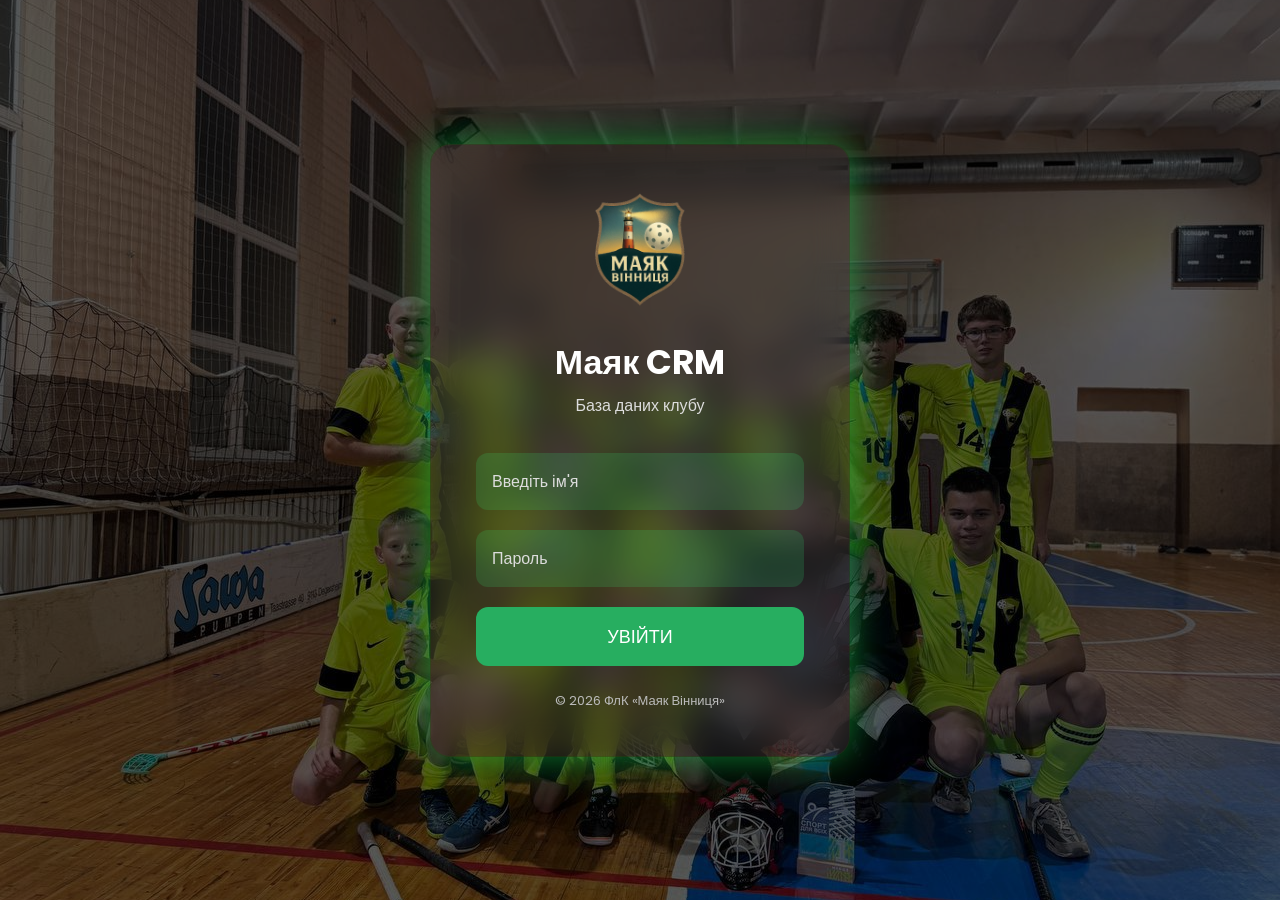
<file: index.html>
<!DOCTYPE html>
<html lang="uk">
<head>
    <meta charset="UTF-8">
    <meta name="viewport" content="width=device-width, initial-scale=1.0">
    <title>Маяк CRM | Вхід</title>

    <link rel="stylesheet" href="css/style.css">
    <link href="https://fonts.googleapis.com/css2?family=Poppins:wght@300;400;600;700&display=swap" rel="stylesheet">
</head>

<body>

<div class="overlay"></div>

<div class="login-box">

    <img src="imeges/Mayak.png" alt="Логотип" class="logo">

    <h1>Маяк CRM</h1>
    <p>База даних клубу</p>

    <form id="loginForm">

        <div class="inputBox">
            <input type="text" id="username" placeholder="Введіть ім'я" required>
        </div>

        <div class="inputBox">
            <input type="password" placeholder="Пароль" required>
        </div>

        <button type="submit">УВІЙТИ</button>

    </form>

    <div class="footer">
        © 2026 ФлК «Маяк Вінниця»
    </div>

</div>

</body>

<script>

const form = document.getElementById("loginForm");

form.addEventListener("submit", function(e){

    e.preventDefault();

    const username = document.getElementById("username").value;

    localStorage.setItem("username", username);

    window.location.href = "dashboard.html";

});

</script>

</html>
</file>
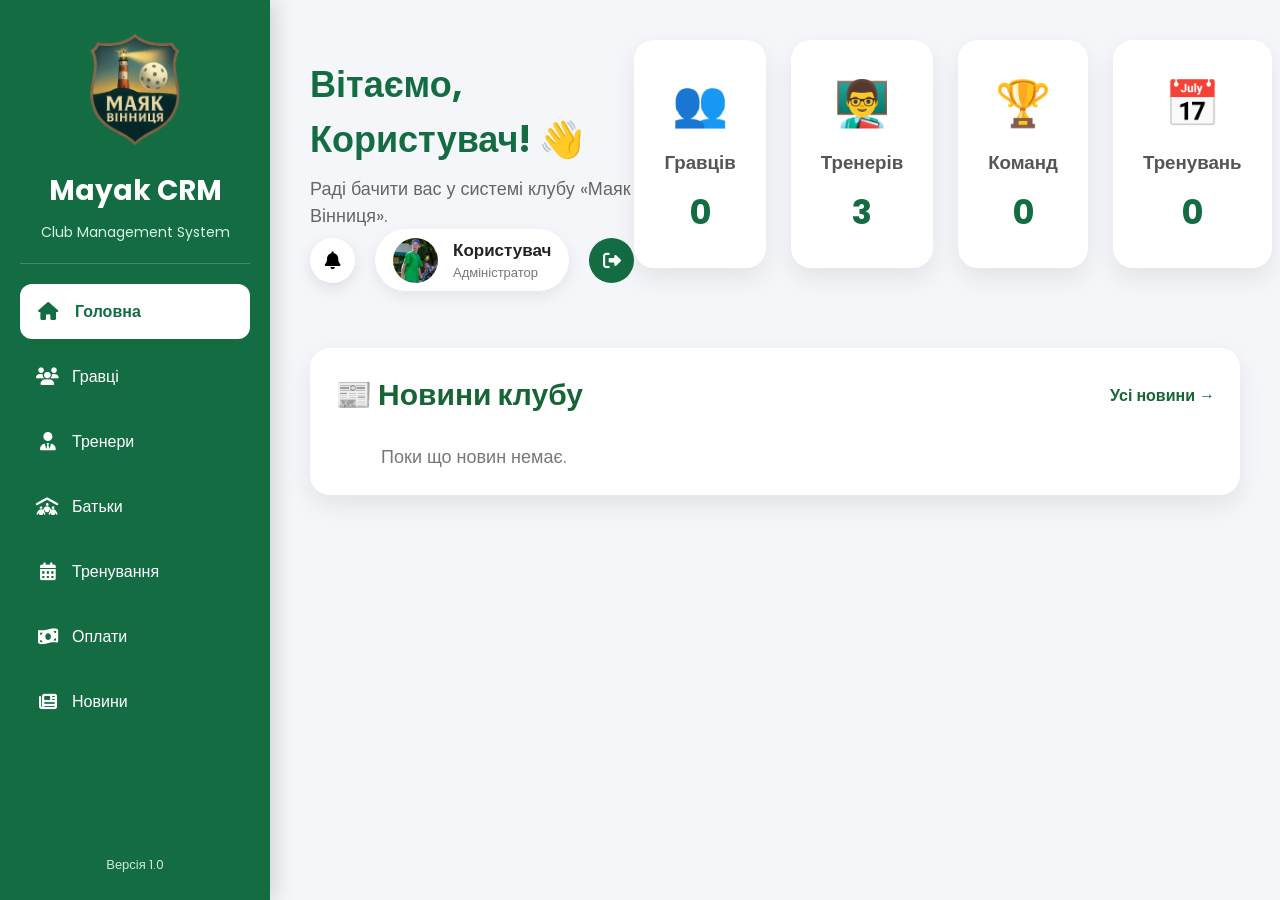
<file: dashboard.html>
<!DOCTYPE html>
<html lang="uk">
<head>
    <meta charset="UTF-8">
    <meta name="viewport" content="width=device-width, initial-scale=1.0">
    <title>Mayak Club CRM</title>

    <link rel="stylesheet" href="css/dashboard.css">

    <link href="https://fonts.googleapis.com/css2?family=Poppins:wght@300;400;500;600;700&display=swap" rel="stylesheet">

    <link rel="stylesheet"
        href="https://cdnjs.cloudflare.com/ajax/libs/font-awesome/6.6.0/css/all.min.css">
</head>
<body>

<div class="sidebar">

    <img src="imeges/Mayak.png" class="logo">

    <h2>Mayak CRM</h2>



<p class="subtitle">Club Management System</p>

<hr>

<ul>

<li class="active">
<i class="fa-solid fa-house"></i>
<span>Головна</span>
</li>

<li>
    <a href="Pages/pagesplayers.html">
        <i class="fa-solid fa-users"></i>
        <span>Гравці</span>
    </a>
</li>

<li>
    <a href="Pages/coaches.html">
        <i class="fa-solid fa-user-tie"></i>
        <span>Тренери</span>
    </a>
</li>
<li>
    <a href="Pages/parents.html">
        <i class="fa-solid fa-people-roof"></i>
        <span>Батьки</span>
    </a>
</li>
<li>
    <a href="Pages/training.html">
        <i class="fa-solid fa-calendar-days"></i>
        <span>Тренування</span>
    </a>
</li>

<li>
    <a href="Pages/payments.html">
        <i class="fa-solid fa-money-bill-wave"></i>
        <span>Оплати</span>
    </a>
</li>

<li>
    <a href="Pages/news.html">
        <i class="fa-solid fa-newspaper"></i>
        <span>Новини</span>
    </a>
</li>

</ul>

<div class="version">

Версія 1.0

</div>

</div>

<div class="main">

<div class="topbar">

<div class="welcome">

<h1 id="welcome"></h1>

<p>Раді бачити вас у системі клубу «Маяк Вінниця».</p>

<div class="profile">

<button class="notification">
    <i class="fa-solid fa-bell"></i>
</button>

<div class="user">

<img src="imeges/Dima.png">

<div>

<h3 id="userName"></h3>

<p>Адміністратор</p>

</div>

</div>

<button class="logout">

<i class="fa-solid fa-right-from-bracket"></i>

</button>

</div>

</div>

<div class="cards">

    <div class="card">
        <h2>👥</h2>
        <h3>Гравців</h3>
        <p>0</p>
    </div>

    <div class="card">
        <h2>👨‍🏫</h2>
        <h3>Тренерів</h3>
        <p>0</p>
    </div>

    <div class="card">
        <h2>🏆</h2>
        <h3>Команд</h3>
        <p>0</p>
    </div>

    <div class="card">
        <h2>📅</h2>
        <h3>Тренувань</h3>
        <p>0</p>
    </div>

</div>

</div> <!-- Закриваємо topbar -->

<div class="newsSection">

    <div class="newsHeader">

        <h2>📰 Новини клубу</h2>

        <a href="Pages/news.html">Усі новини →</a>

    </div>

    <div id="dashboardNews"></div>

</div>

</div> <!-- main -->

    <div id="dashboardNews">

    </div>

</div>

</div>

<script src="js/dashboard.js"></script>

</body>
</html>
</file>
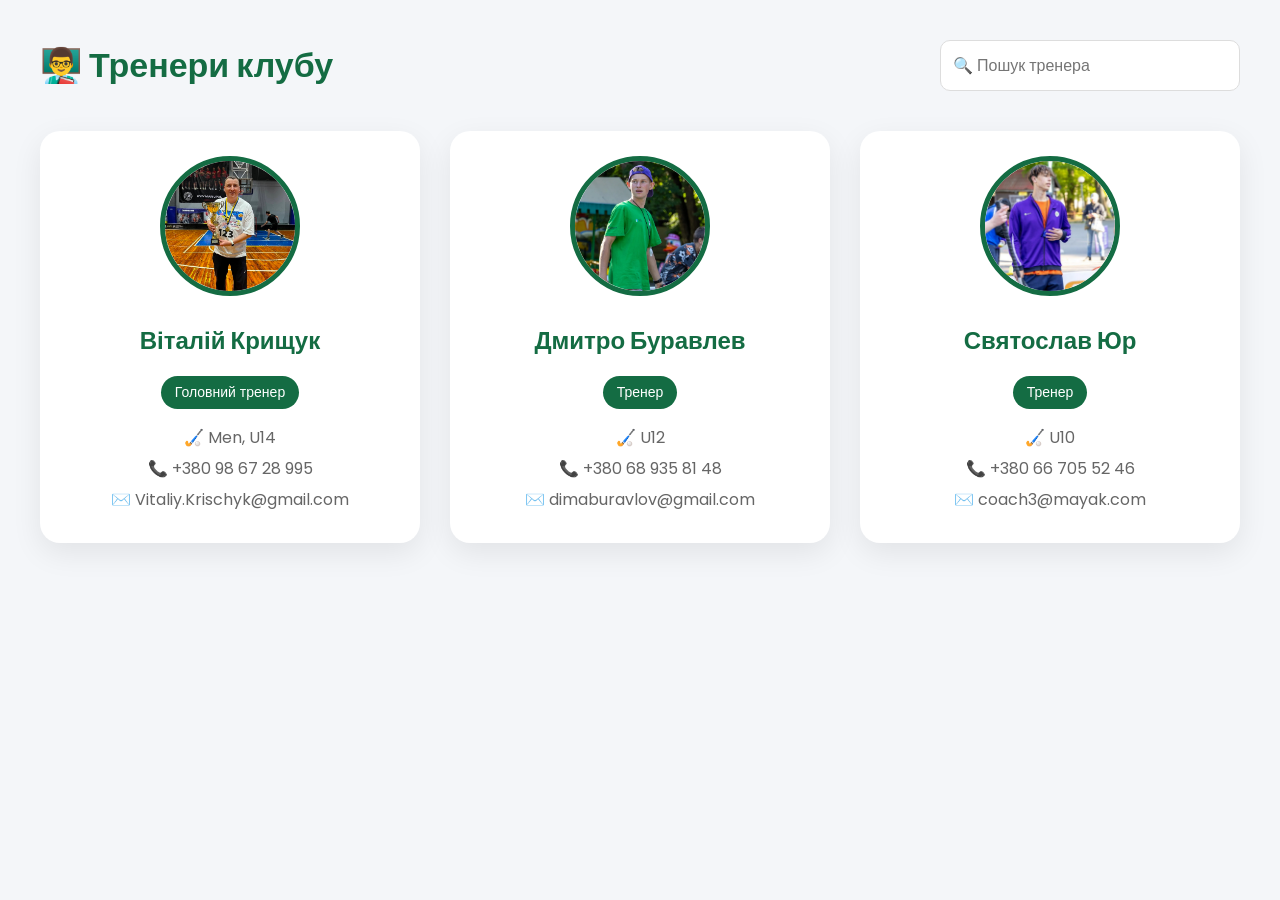
<file: Pages/coaches.html>
<!DOCTYPE html>
<html lang="uk">
<head>
    <meta charset="UTF-8">
    <meta name="viewport" content="width=device-width, initial-scale=1.0">
    <title>Тренери | Mayak CRM</title>

    <link rel="stylesheet" href="../css/coaches.css">

    <link href="https://fonts.googleapis.com/css2?family=Poppins:wght@300;400;500;600;700&display=swap" rel="stylesheet">

    <link rel="stylesheet"
    href="https://cdnjs.cloudflare.com/ajax/libs/font-awesome/6.6.0/css/all.min.css">
</head>
<body>

<div class="container">

    <header>

        <h1>👨‍🏫 Тренери клубу</h1>

        <div class="actions">

            <input type="text"
                   id="searchCoach"
                   placeholder="🔍 Пошук тренера">



        </div>

    </header>

    <div class="coachGrid" id="coachGrid">

    </div>

</div>

<script src="../js/coaches.js"></script>

</body>

<!-- Модальне вікно -->

<div class="modal" id="coachModal">

    <div class="modal-content">

        <div class="modal-header">

            <h2>➕ Додати тренера</h2>

            <span id="closeModal">&times;</span>

        </div>

        <div class="form">

            <input type="text" id="firstName" placeholder="Ім'я">

            <input type="text" id="lastName" placeholder="Прізвище">

            <input type="text" id="role" placeholder="Посада">

            <input type="text" id="teams" placeholder="Команди">

            <input type="text" id="phone" placeholder="Телефон">

            <input type="email" id="email" placeholder="Email">

            <input type="file" id="photo">

            <button id="saveCoach">

                💾 Зберегти

            </button>

        </div>

    </div>

</div>
</html>
</file>
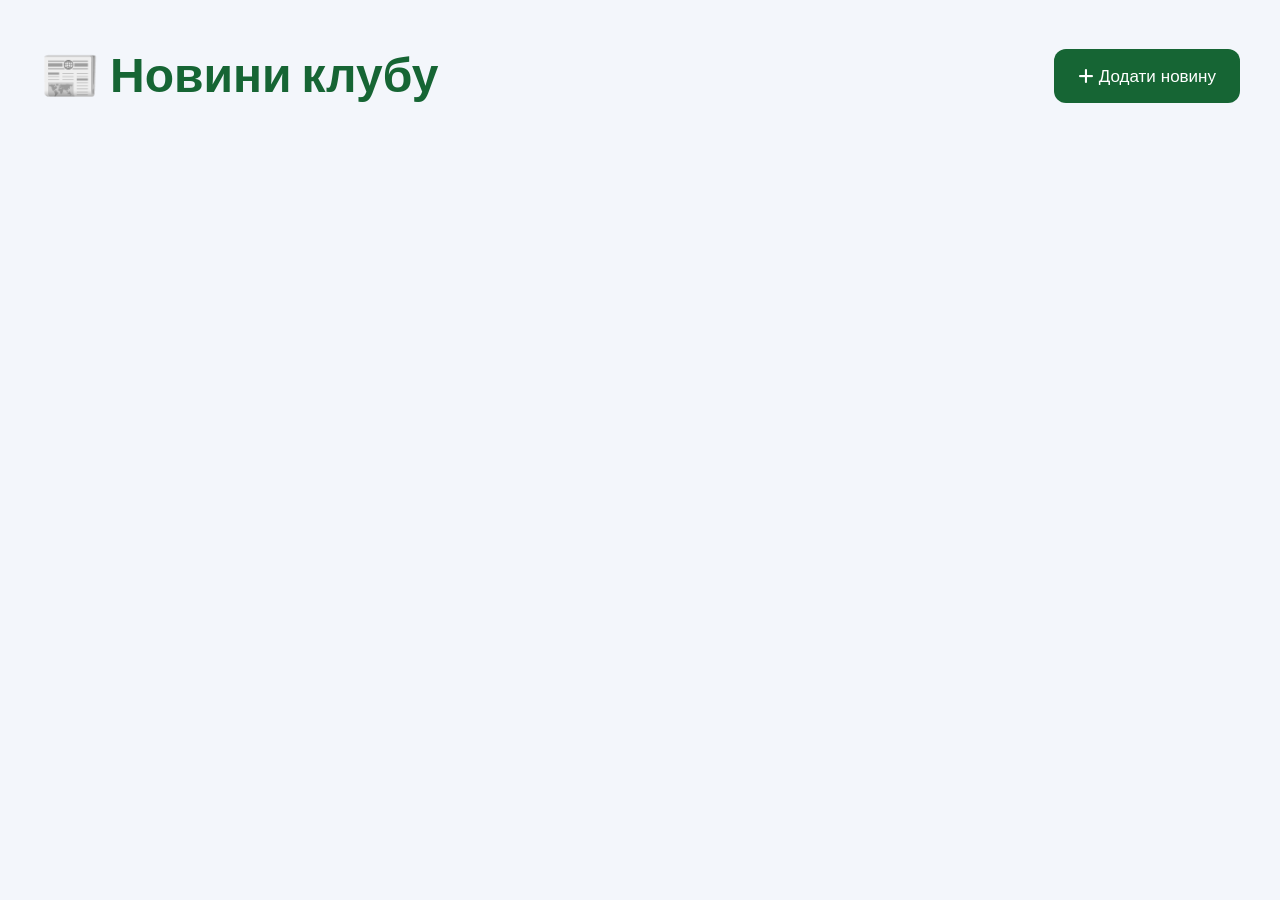
<file: Pages/news.html>
<!DOCTYPE html>
<html lang="uk">

<head>

<meta charset="UTF-8">
<meta name="viewport" content="width=device-width, initial-scale=1.0">

<title>Новини | Mayak CRM</title>

<link rel="stylesheet" href="../css/news.css">

<link href="https://fonts.googleapis.com/css2?family=Poppins:wght@300;400;500;600;700&display=swap" rel="stylesheet">

<link rel="stylesheet"
href="https://cdnjs.cloudflare.com/ajax/libs/font-awesome/6.6.0/css/all.min.css">

</head>

<body>

<div class="container">

<header>

<h1>📰 Новини клубу</h1>

<button id="addNews">
<i class="fa-solid fa-plus"></i>
Додати новину
</button>

</header>

<div id="newsContainer">

</div>

</div>

<!-- Модальне вікно -->

<div class="modal" id="newsModal">

<div class="modal-content">

<div class="modal-header">

<h2>Нова новина</h2>

<span id="closeModal">&times;</span>

</div>

<div class="form">

<input type="text"
id="title"
placeholder="Заголовок">

<textarea
id="text"
placeholder="Текст новини"></textarea>

<input type="date"
id="date">

<input
type="file"
id="photo">

<button id="saveNews">

💾 Опублікувати

</button>

</div>

</div>

</div>

<script src="../js/news.js"></script>

</body>

</html>
</file>
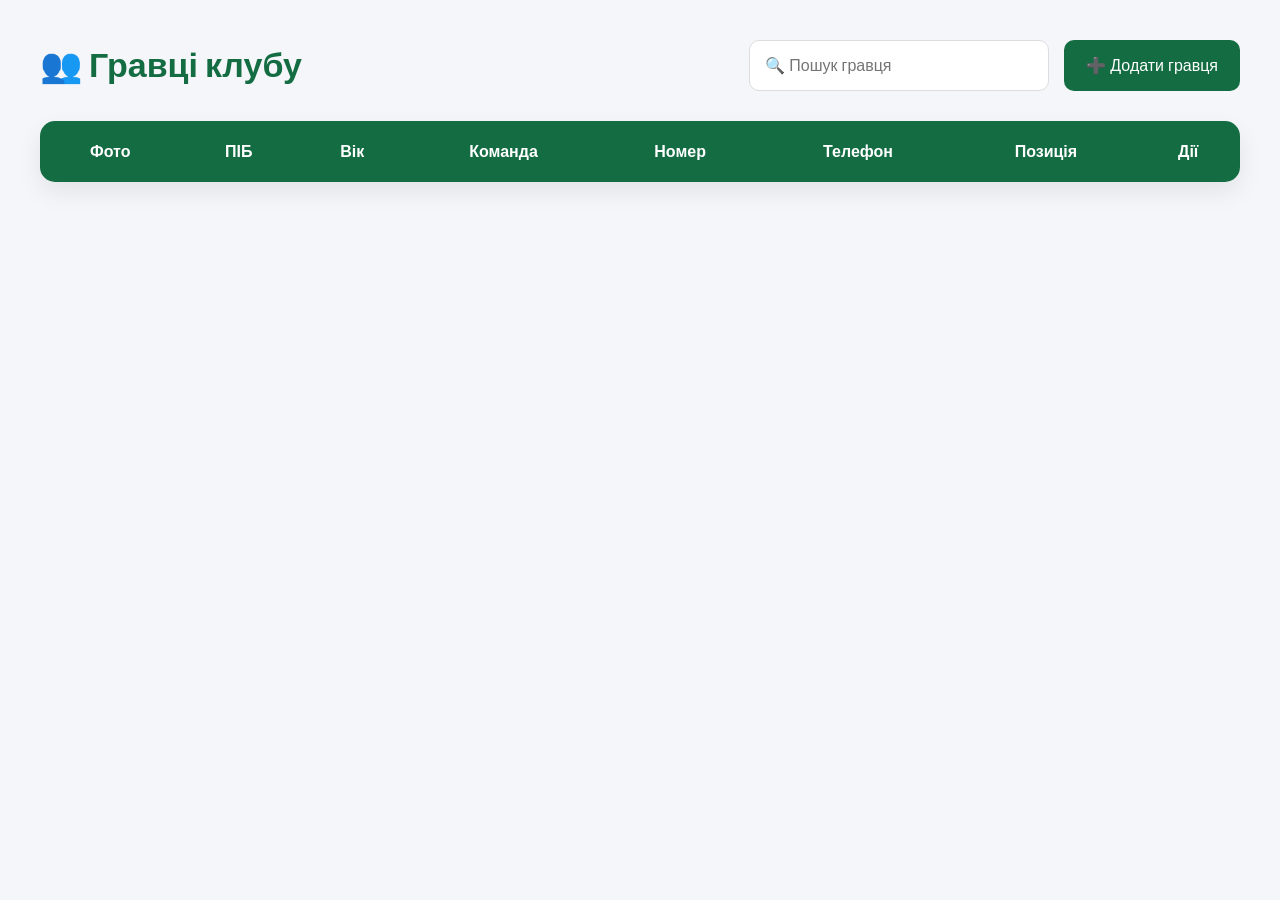
<file: Pages/pagesplayers.html>
<!DOCTYPE html>
<html lang="uk">
<head>
    <meta charset="UTF-8">
    <meta name="viewport" content="width=device-width, initial-scale=1.0">
    <title>Гравці | Mayak CRM</title>

    <link rel="stylesheet" href="../css/cssplayers.css">

    <link href="https://fonts.googleapis.com/css2?family=Poppins:wght@300;400;500;600;700&display=swap" rel="stylesheet">

    <link rel="stylesheet"
    href="https://cdnjs.cloudflare.com/ajax/libs/font-awesome/6.6.0/css/all.min.css">
</head>

<body>

<div class="container">

    <header>

        <h1>👥 Гравці клубу</h1>

        <div class="actions">

            <input
            type="text"
            placeholder="🔍 Пошук гравця">

            <button id="addPlayer">
                ➕ Додати гравця
            </button>

        </div>

    </header>

    <table>

    <thead>

        <tr>

            <th>Фото</th>
            <th>ПІБ</th>
            <th>Вік</th>
            <th>Команда</th>
            <th>Номер</th>
            <th>Телефон</th>
            <th>Позиція</th>
            <th>Дії</th>

        </tr>

    </thead>

<tbody id="playersTable">

</tbody>


    </table>

</div>

<script src="../js/jsplayers.js"></script>

<!-- Модальне вікно -->

<div class="modal" id="playerModal">

    <div class="modal-content">

        <div class="modal-header">
            <h2>➕ Додати гравця</h2>
            <span id="closeModal">&times;</span>
        </div>

        <div class="form">

            <input type="text" id="firstName" placeholder="Ім'я">

            <input type="text" id="lastName" placeholder="Прізвище">

            <input type="date" id="birthDate">

            <input type="text" id="team" placeholder="Команда">

            <input type="text" id="number" placeholder="Ігровий номер">

            <input type="text" id="phone" placeholder="Телефон">

            <input type="text" id="parentPhone" placeholder="Телефон батьків">

            <input type="email" id="email" placeholder="Email">

            <input type="text" id="position" placeholder="Позиція">

            <input type="file" id="photo" accept="image/*">

            <button id="savePlayer">

                💾 Зберегти

            </button>

        </div>

    </div>

</div>

</body>
</html>
</file>
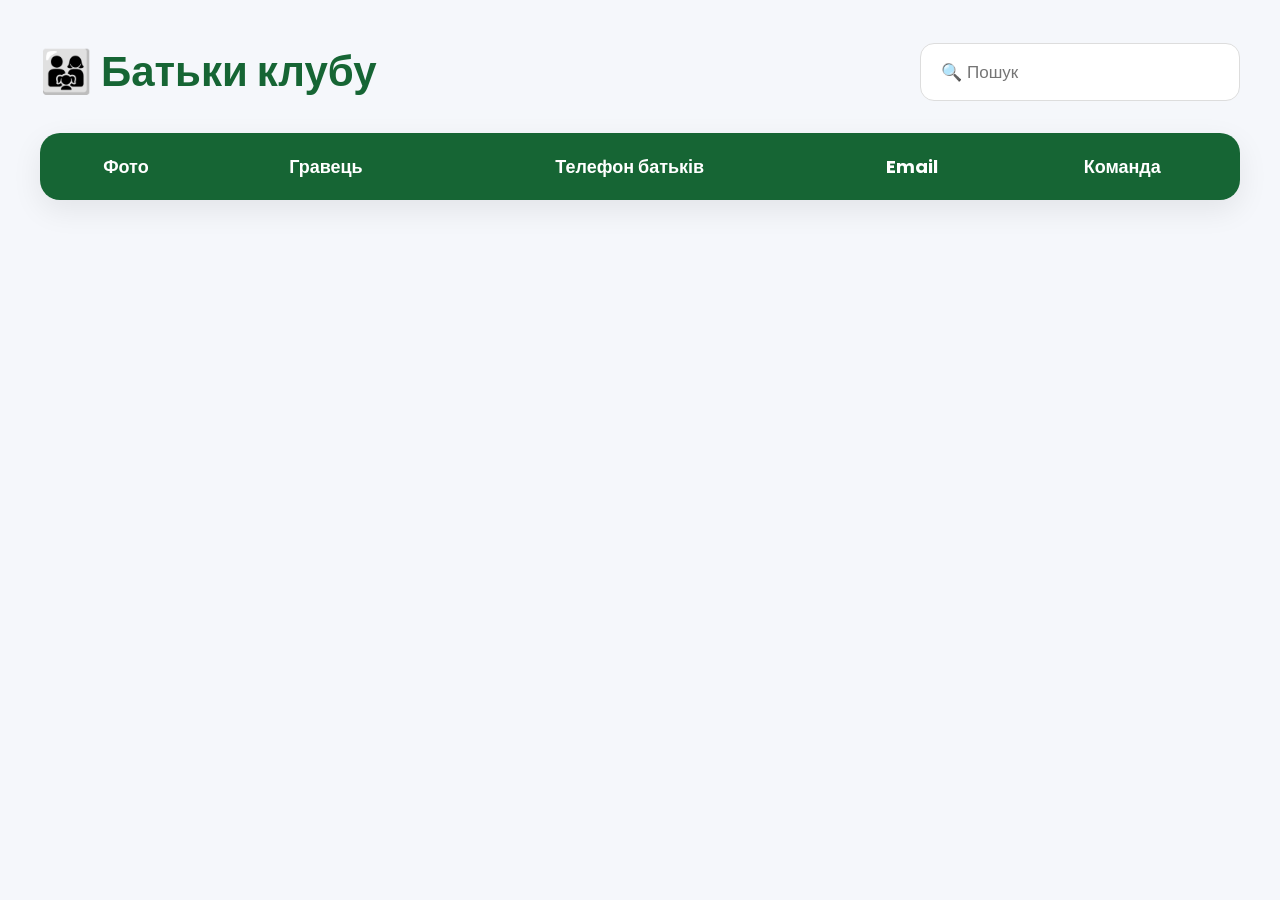
<file: Pages/parents.html>
<!DOCTYPE html>
<html lang="uk">
<head>

    <meta charset="UTF-8">
    <meta name="viewport" content="width=device-width, initial-scale=1.0">

    <title>Батьки | Mayak CRM</title>

    <link rel="stylesheet" href="../css/parents.css">

    <link href="https://fonts.googleapis.com/css2?family=Poppins:wght@300;400;500;600;700&display=swap" rel="stylesheet">

    <link rel="stylesheet"
    href="https://cdnjs.cloudflare.com/ajax/libs/font-awesome/6.6.0/css/all.min.css">

</head>

<body>

<div class="container">

<header>

<h1>👨‍👩‍👧 Батьки клубу</h1>

<div class="actions">

<input
type="text"
id="searchParent"
placeholder="🔍 Пошук">

</div>

</header>

<table>

<thead>

<tr>

<th>Фото</th>
<th>Гравець</th>
<th>Телефон батьків</th>
<th>Email</th>
<th>Команда</th>

</tr>

</thead>

<tbody id="parentsTable">

</tbody>

</table>

</div>

<script src="../js/parents.js"></script>

<header>

</header>

</body>
</html>
</file>
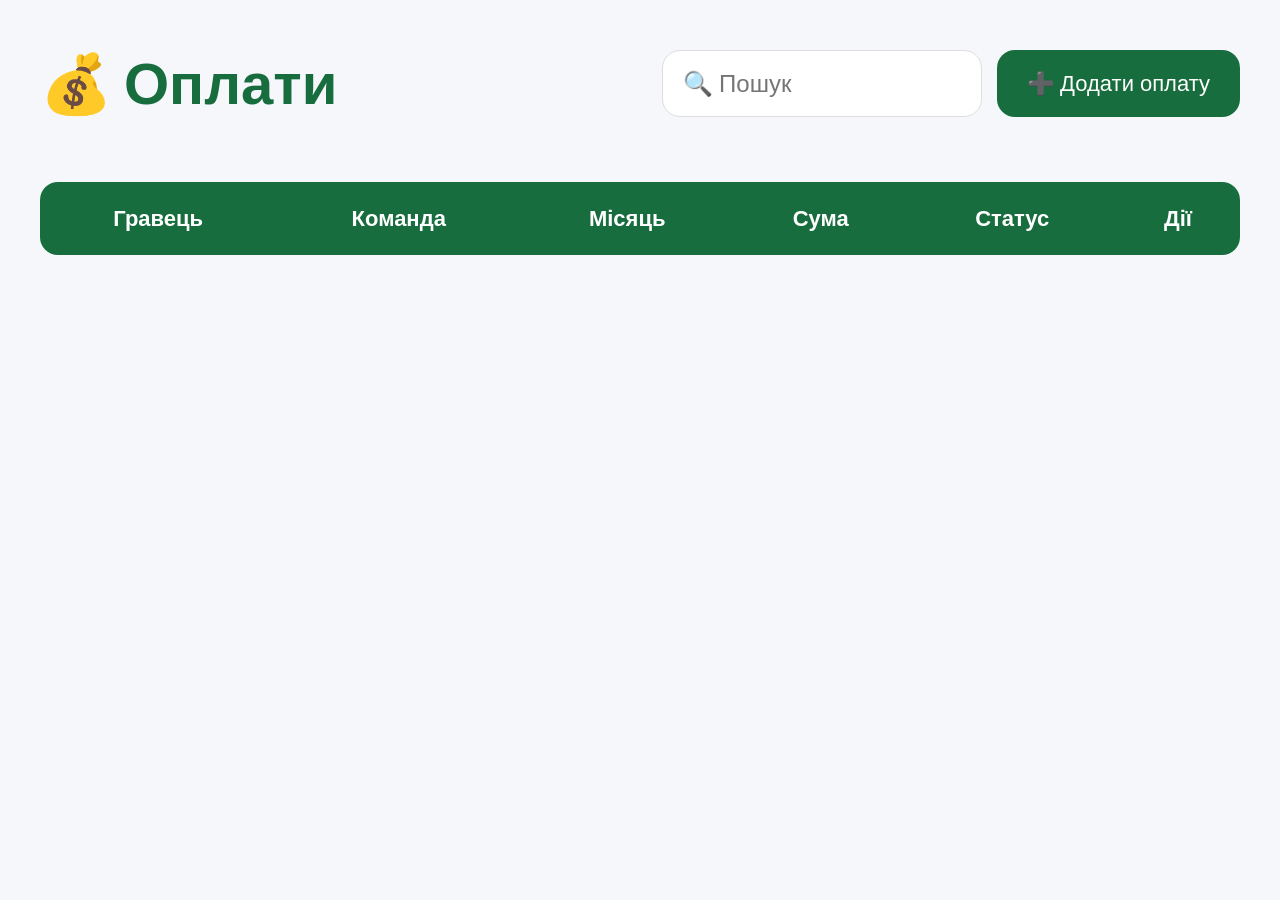
<file: Pages/payments.html>
<!DOCTYPE html>
<html lang="uk">
<head>

<meta charset="UTF-8">
<meta name="viewport" content="width=device-width, initial-scale=1.0">

<title>Оплати | Mayak CRM</title>

<link rel="stylesheet" href="../css/payment.css">

<link href="https://fonts.googleapis.com/css2?family=Poppins:wght@300;400;500;600;700&display=swap" rel="stylesheet">

<link rel="stylesheet"
href="https://cdnjs.cloudflare.com/ajax/libs/font-awesome/6.6.0/css/all.min.css">

</head>

<body>

<div class="container">

<header>

<h1>💰 Оплати</h1>

<div class="actions">

<input
type="text"
id="searchPayment"
placeholder="🔍 Пошук">

<button id="addPayment">

➕ Додати оплату

</button>

</div>

</header>

<table>

<thead>

<tr>

<th>Гравець</th>
<th>Команда</th>
<th>Місяць</th>
<th>Сума</th>
<th>Статус</th>
<th>Дії</th>

</tr>

</thead>

<tbody id="paymentsTable">

</tbody>

</table>

<!-- Модальне вікно -->

<div class="modal" id="paymentModal">

    <div class="modal-content">

        <div class="modal-header">

            <h2>💰 Додати оплату</h2>

            <span id="closeModal">&times;</span>

        </div>

        <div class="form">

            <input type="text" id="player" placeholder="Гравець">

            <input type="text" id="team" placeholder="Команда">

            <input type="text" id="month" placeholder="Місяць">

            <input type="number" id="amount" placeholder="Сума">

            <select id="status">

                <option value="Сплачено">🟢 Сплачено</option>

                <option value="Не сплачено">🔴 Не сплачено</option>

            </select>

            <button id="savePayment">

                💾 Зберегти

            </button>

        </div>

    </div>

</div>

</div>

<script src="../js/payment.js"></script>

</body>
</html>
</file>
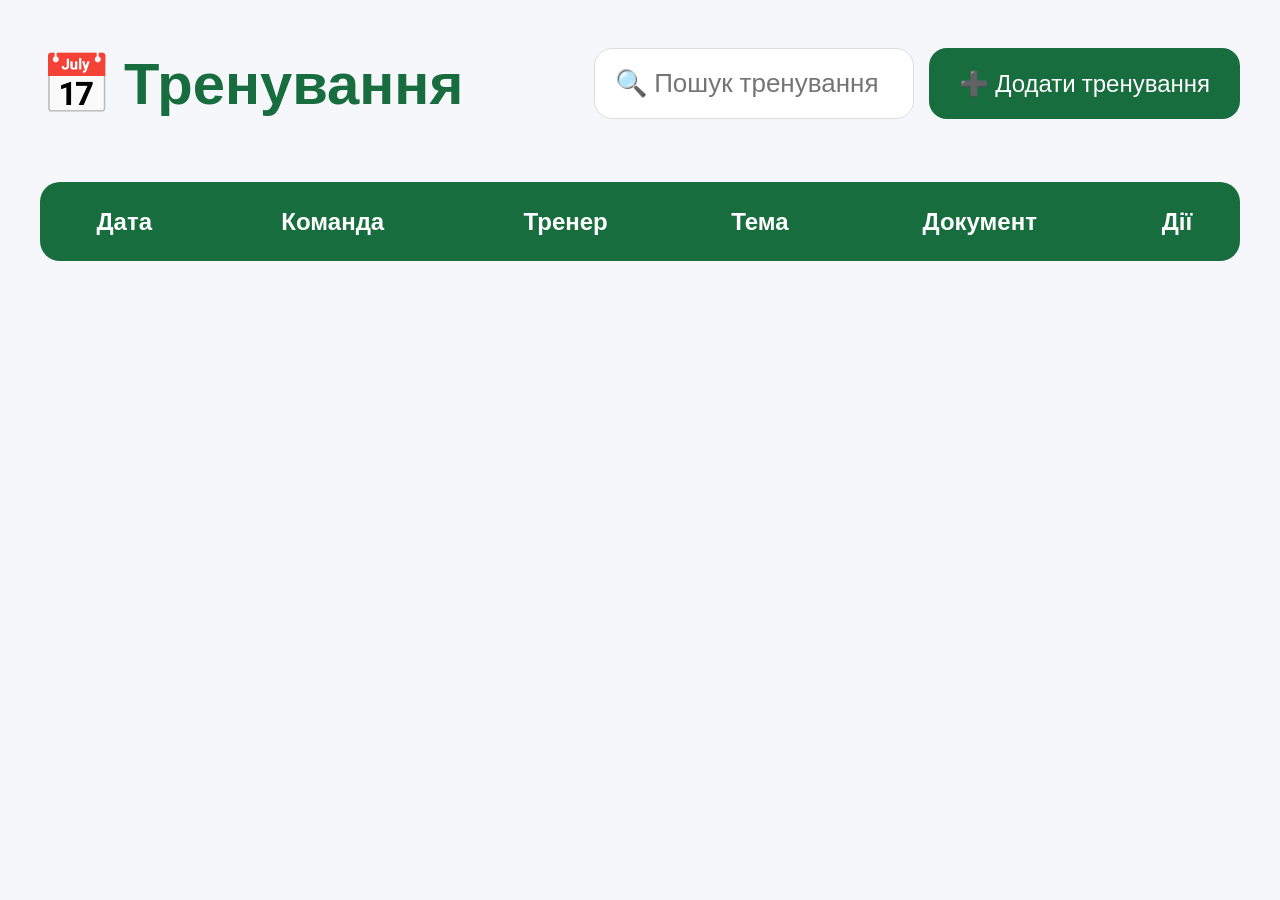
<file: Pages/training.html>
<!DOCTYPE html>
<html lang="uk">
<head>

    <meta charset="UTF-8">
    <meta name="viewport" content="width=device-width, initial-scale=1.0">

    <title>Тренування | Mayak CRM</title>

    <link rel="stylesheet" href="../css/traning.css">

    <link href="https://fonts.googleapis.com/css2?family=Poppins:wght@300;400;500;600;700&display=swap" rel="stylesheet">

    <link rel="stylesheet"
    href="https://cdnjs.cloudflare.com/ajax/libs/font-awesome/6.6.0/css/all.min.css">

</head>

<body>

<div class="container">

<header>

<h1>📅 Тренування</h1>

<div class="actions">

<input
type="text"
id="searchTraining"
placeholder="🔍 Пошук тренування">

<button id="addTraining">

➕ Додати тренування

</button>

</div>

</header>

<table>

<thead>

<tr>

<th>Дата</th>
<th>Команда</th>
<th>Тренер</th>
<th>Тема</th>
<th>Документ</th>
<th>Дії</th>

</tr>

</thead>

<tbody id="trainingTable">

</tbody>

</table>

</div>

<!-- Модальне вікно -->

<div class="modal" id="trainingModal">

<div class="modal-content">

<div class="modal-header">

<h2>➕ Додати тренування</h2>

<span id="closeModal">&times;</span>

</div>

<div class="form">

<input type="date" id="date">

<input type="text" id="team" placeholder="Команда">

<input type="text" id="coach" placeholder="Тренер">

<input type="text" id="topic" placeholder="Тема тренування">

<input type="file" id="document" accept=".doc,.docx,.pdf">

<button id="saveTraining">

💾 Зберегти

</button>

</div>

</div>

</div>

<script src="../js/traning.js"></script>

</body>
</html>
</file>
<file: css/style.css>
*{
    margin:0;
    padding:0;
    box-sizing:border-box;
    font-family:'Poppins',sans-serif;
}

body{
    height:100vh;

    display:flex;
    justify-content:center;
    align-items:center;

    background:url("../imeges/photo_2025-10-22_21-54-07.jpg");
    background-size:cover;
    background-position:center;
    overflow:hidden;
}

.overlay{
    position:absolute;
    width:100%;
    height:100%;
    background:rgba(0,0,0,.65);
}

.login-box{

    position:relative;

    width:420px;

    background:rgba(255,255,255,.08);

    border:1px solid rgba(0, 117, 0, 0.2);

    backdrop-filter:blur(18px);

    border-radius:20px;

    padding:45px;

    text-align:center;

    color:white;

    z-index:5;

    box-shadow:0 0 40px rgba(27, 255, 99, 0.5);
}

.logo{

    width:120px;

    height:120px;

    object-fit:contain;

    margin-bottom:20px;
}

h1{

    font-size:34px;

    margin-bottom:5px;
}

p{

    color:#ddd;

    margin-bottom:35px;
}

.inputBox{

    margin-bottom:20px;
}

input{

    width:100%;

    padding:16px;

    border:none;

    border-radius:12px;

    background:rgba(49, 255, 125, 0.15);

    color:white;

    font-size:16px;

    outline:none;
}

input::placeholder{

    color:#ddd;
}

button{

    width:100%;

    padding:16px;

    border:none;

    border-radius:12px;

    background:#27ae60;

    color:white;

    font-size:18px;

    cursor:pointer;

    transition:.3s;
}

button:hover{

    background:#2ecc71;

    transform:scale(1.03);
}

.footer{

    margin-top:25px;

    color:#bbb;

    font-size:13px;
}

@media(max-width:500px){

.login-box{

width:90%;

padding:30px;
}

.logo{

width:90px;
height:90px;
}

}
</file>
<file: css/dashboard.css>
/* ===== Загальні налаштування ===== */

*{
    margin:0;
    padding:0;
    box-sizing:border-box;
    font-family:'Poppins',sans-serif;
}

body{
    background:#f4f6f9;
    display:flex;
    min-height:100vh;
}

/* ===== Ліве меню ===== */

.sidebar{

    width:270px;

    background:#146c43;

    color:white;

    padding:30px 20px;

    position:fixed;

    left:0;
    top:0;

    height:100%;

    box-shadow:5px 0 20px rgba(0,0,0,.15);
}

.logo{

    width:120px;

    display:block;

    margin:auto;

    margin-bottom:20px;
}

.sidebar h2{

    text-align:center;

    margin-bottom:35px;

    font-size:28px;
}

.sidebar ul{

    list-style:none;
}

.sidebar li{

    padding:15px;

    border-radius:12px;

    margin-bottom:10px;

    cursor:pointer;

    transition:.3s;
}

.sidebar li:hover{

    background:rgba(255,255,255,.15);

    transform:translateX(6px);
}

.sidebar .active{

    background:white;

    color:#146c43;

    font-weight:bold;
}

/* ===== Основна частина ===== */

.main{

    margin-left:270px;

    width:calc(100% - 270px);

    padding:40px;
}

/* ===== Верхня панель ===== */

.topbar{

    display:flex;

    justify-content:space-between;

    align-items:center;

    margin-bottom:40px;
}

#welcome{

    color:#146c43;

    font-size:36px;

    margin-bottom:8px;
}

.welcome p{

    color:#666;

    font-size:18px;
}

.logout{

    font-size:28px;

    cursor:pointer;

    color:#146c43;

    transition:.3s;
}

.logout:hover{

    transform:scale(1.15);
}

/* ===== Картки ===== */

.cards{

    display:grid;

    grid-template-columns:repeat(4,1fr);

    gap:25px;

    margin-bottom:40px;
}

.card{

    background:white;

    border-radius:20px;

    padding:30px;

    text-align:center;

    box-shadow:0 10px 25px rgba(0,0,0,.08);

    transition:.3s;
}

.card:hover{

    transform:translateY(-8px);

    box-shadow:0 20px 35px rgba(0,0,0,.15);
}

.card h2{

    font-size:45px;

    margin-bottom:10px;
}

.card h3{

    color:#555;

    margin-bottom:10px;
}

.card p{

    font-size:34px;

    color:#146c43;

    font-weight:bold;
}

/* ===== Блок "Останні дії" ===== */

.activity{

    background:white;

    border-radius:20px;

    padding:30px;

    box-shadow:0 10px 25px rgba(0,0,0,.08);
}

.activity h2{

    color:#146c43;

    margin-bottom:20px;
}

.subtitle{

    text-align:center;

    color:#d9f3e3;

    margin-top:-25px;

    margin-bottom:20px;

    font-size:14px;
}

hr{

    border:none;

    height:1px;

    background:rgba(255,255,255,.2);

    margin:20px 0;
}

.sidebar li{

    display:flex;

    align-items:center;

    gap:15px;
}

.sidebar li i{

    width:25px;

    text-align:center;

    font-size:18px;
}

.version{

    position:absolute;

    bottom:25px;

    left:0;

    width:100%;

    text-align:center;

    color:#cde9d7;

    font-size:13px;
}

.profile{

display:flex;

align-items:center;

gap:20px;
}

.notification{

width:45px;

height:45px;

border:none;

border-radius:50%;

background:white;

cursor:pointer;

box-shadow:0 5px 15px rgba(0,0,0,.1);

font-size:18px;
}

.user{

display:flex;

align-items:center;

gap:15px;

background:white;

padding:8px 18px;

border-radius:50px;

box-shadow:0 5px 15px rgba(0,0,0,.08);
}

.user img{

width:45px;

height:45px;

border-radius:50%;

object-fit:cover;
}

.user h3{

font-size:17px;

color:#222;
}

.user p{

font-size:13px;

color:#777;
}

.logout{

width:45px;

height:45px;

border:none;

background:#146c43;

color:white;

border-radius:50%;

cursor:pointer;

font-size:18px;

transition:.3s;
}

.logout:hover{

transform:rotate(180deg);
}

.sidebar a{
    color:white;
    text-decoration:none;
    display:flex;
    align-items:center;
    gap:12px;
    width:100%;
}

.sidebar li{
    list-style:none;
}

/* ---------- Новини ---------- */

.newsSection{

    margin-top:40px;

    background:white;

    border-radius:20px;

    padding:25px;

    box-shadow:0 10px 25px rgba(0,0,0,.08);

}

.newsHeader{

    display:flex;

    justify-content:space-between;

    align-items:center;

    margin-bottom:25px;

}

.newsHeader h2{

    color:#166534;

    font-size:30px;

}

.newsHeader a{

    color:#166534;

    text-decoration:none;

    font-weight:600;

}

#dashboardNews{

    display:grid;

    grid-template-columns:repeat(3,1fr);

    gap:25px;

}

.smallNews{

    background:#f7f7f7;

    border-radius:15px;

    overflow:hidden;

    transition:.3s;

}

.smallNews:hover{

    transform:translateY(-5px);

}

.smallNews img{

    width:100%;

    height:180px;

    object-fit:cover;

}

.smallNewsContent{

    padding:18px;

}

.smallNewsDate{

    color:#777;

    font-size:13px;

    margin-bottom:8px;

}

.smallNewsTitle{

    font-size:20px;

    color:#166534;

    font-weight:700;

}

.smallNews{

    background:white;

    border-radius:18px;

    overflow:hidden;

    box-shadow:0 8px 18px rgba(0,0,0,.08);

    transition:.3s;

    cursor:pointer;

}

.smallNews:hover{

    transform:translateY(-6px);

}

.smallNews img{

    width:100%;

    height:180px;

    object-fit:cover;

}

.smallNewsContent{

    padding:18px;

}

.smallNewsDate{

    color:#777;

    font-size:14px;

    margin-bottom:10px;

}

.smallNewsTitle{

    font-size:22px;

    font-weight:700;

    color:#166534;

    margin-bottom:10px;

}

.smallNewsText{

    color:#555;

    line-height:1.6;

    font-size:15px;

}

.smallNewsText{

    display:-webkit-box;

    -webkit-line-clamp:3;

    -webkit-box-orient:vertical;

    overflow:hidden;

}
</file>
<file: css/coaches.css>
*{
    margin:0;
    padding:0;
    box-sizing:border-box;
    font-family:'Poppins',sans-serif;
}

body{
    background:#f4f6f9;
    padding:40px;
}

.container{
    max-width:1400px;
    margin:auto;
}

header{
    display:flex;
    justify-content:space-between;
    align-items:center;
    margin-bottom:40px;
    flex-wrap:wrap;
    gap:20px;
}

header h1{
    color:#146c43;
    font-size:34px;
}

.actions{
    display:flex;
    gap:15px;
}

.actions input{
    width:300px;
    padding:12px;
    border:1px solid #ddd;
    border-radius:10px;
    outline:none;
    font-size:16px;
}

.actions button{
    background:#146c43;
    color:white;
    border:none;
    padding:12px 22px;
    border-radius:10px;
    cursor:pointer;
    transition:.3s;
}

.actions button:hover{
    background:#0f5735;
}

.coachGrid{
    display:grid;
    grid-template-columns:repeat(auto-fit,minmax(320px,1fr));
    gap:30px;
}

.card{
    background:white;
    border-radius:20px;
    padding:25px;
    text-align:center;
    box-shadow:0 10px 30px rgba(0,0,0,.08);
    transition:.3s;
}

.card:hover{
    transform:translateY(-8px);
}

.card img{
    width:140px;
    height:140px;
    border-radius:50%;
    object-fit:cover;
    border:5px solid #146c43;
    margin-bottom:20px;
}

.card h2{
    color:#146c43;
    margin-bottom:8px;
}

.card p{
    color:#666;
    margin:6px 0;
}

.role{
    display:inline-block;
    background:#146c43;
    color:white;
    padding:6px 14px;
    border-radius:30px;
    margin:10px 0;
    font-size:14px;
}

.buttons{
    display:flex;
    justify-content:center;
    gap:15px;
    margin-top:20px;
}

.buttons button{
    width:45px;
    height:45px;
    border:none;
    border-radius:50%;
    cursor:pointer;
    font-size:18px;
    transition:.3s;
}

.view{
    background:#3498db;
    color:white;
}

.edit{
    background:#f39c12;
    color:white;
}

.delete{
    background:#e74c3c;
    color:white;
}

.buttons button:hover{
    transform:scale(1.1);
}

.modal{

display:none;

position:fixed;

left:0;
top:0;

width:100%;
height:100%;

background:rgba(0,0,0,.5);

justify-content:center;
align-items:center;

z-index:999;
}

.modal-content{

background:white;

width:500px;

padding:30px;

border-radius:20px;

animation:show .3s;

box-shadow:0 20px 40px rgba(0,0,0,.2);
}

@keyframes show{

from{

transform:scale(.8);

opacity:0;

}

to{

transform:scale(1);

opacity:1;

}

}

.modal-header{

display:flex;

justify-content:space-between;

align-items:center;

margin-bottom:25px;
}

.modal-header span{

font-size:35px;

cursor:pointer;
}

.form{

display:flex;

flex-direction:column;

gap:15px;
}

.form input{

padding:13px;

border:1px solid #ddd;

border-radius:10px;
}

.form button{

padding:15px;

background:#146c43;

color:white;

border:none;

border-radius:10px;

cursor:pointer;
}
</file>
<file: css/news.css>
*{
    margin:0;
    padding:0;
    box-sizing:border-box;
    font-family:'Poppins',sans-serif;
}

body{
    background:#f3f6fb;
    padding:40px;
}

.container{
    max-width:1500px;
    margin:auto;
}

header{
    display:flex;
    justify-content:space-between;
    align-items:center;
    margin-bottom:35px;
}

header h1{
    color:#166534;
    font-size:48px;
    font-weight:700;
}

#addNews{
    background:#166534;
    color:white;
    border:none;
    padding:14px 24px;
    border-radius:12px;
    cursor:pointer;
    font-size:17px;
    transition:.3s;
}

#addNews:hover{
    background:#15803d;
    transform:translateY(-2px);
}

#newsContainer{
    display:grid;
    grid-template-columns:repeat(auto-fill,minmax(420px,1fr));
    gap:30px;
}

.newsCard{
    background:white;
    border-radius:22px;
    overflow:hidden;
    box-shadow:0 10px 30px rgba(0,0,0,.12);
    transition:.3s;
}

.newsCard:hover{
    transform:translateY(-8px);
}

.newsCard img{
    width:100%;
    height:240px;
    object-fit:cover;
}

.newsContent{
    padding:25px;
}

.newsDate{
    color:#888;
    font-size:14px;
    margin-bottom:10px;
}

.newsTitle{
    font-size:26px;
    color:#166534;
    font-weight:700;
    margin-bottom:15px;
}

.newsText{
    color:#555;
    line-height:1.6;
}

.newsButtons{
    margin-top:20px;
    display:flex;
    gap:12px;
}

.newsButtons button{
    border:none;
    width:45px;
    height:45px;
    border-radius:50%;
    color:white;
    cursor:pointer;
    font-size:17px;
}

.edit{
    background:#f59e0b;
}

.delete{
    background:#ef4444;
}

/* -------- Modal -------- */

.modal{
    display:none;
    position:fixed;
    inset:0;
    background:rgba(0,0,0,.55);
    justify-content:center;
    align-items:center;
    z-index:100;
}

.modal-content{
    background:white;
    width:600px;
    border-radius:20px;
    padding:30px;
}

.modal-header{
    display:flex;
    justify-content:space-between;
    align-items:center;
    margin-bottom:25px;
}

.modal-header h2{
    color:#166534;
}

#closeModal{
    font-size:30px;
    cursor:pointer;
}

.form{
    display:flex;
    flex-direction:column;
    gap:15px;
}

.form input,
.form textarea{
    border:1px solid #ddd;
    border-radius:12px;
    padding:15px;
    font-size:16px;
}

.form textarea{
    min-height:180px;
    resize:none;
}

#saveNews{
    background:#166534;
    color:white;
    border:none;
    padding:15px;
    border-radius:12px;
    cursor:pointer;
    font-size:18px;
}

#saveNews:hover{
    background:#15803d;
}
</file>
<file: css/cssplayers.css>
*{
    margin:0;
    padding:0;
    box-sizing:border-box;
    font-family:'Poppins',sans-serif;
}

body{
    background:#f4f6f9;
    padding:40px;
}

.container{
    max-width:1400px;
    margin:auto;
}

header{
    display:flex;
    justify-content:space-between;
    align-items:center;
    margin-bottom:30px;
    flex-wrap:wrap;
    gap:15px;
}

header h1{
    color:#146c43;
    font-size:34px;
}

.actions{
    display:flex;
    gap:15px;
}

.actions input{
    width:300px;
    padding:12px 15px;
    border:1px solid #ddd;
    border-radius:10px;
    font-size:16px;
    outline:none;
}

.actions input:focus{
    border-color:#146c43;
}

.actions button{
    background:#146c43;
    color:white;
    border:none;
    padding:12px 22px;
    border-radius:10px;
    cursor:pointer;
    font-size:16px;
    transition:.3s;
}

.actions button:hover{
    background:#0f5735;
}

table{
    width:100%;
    border-collapse:collapse;
    background:white;
    border-radius:15px;
    overflow:hidden;
    box-shadow:0 10px 25px rgba(0,0,0,.08);
}

thead{
    background:#146c43;
    color:white;
}

th,td{
    padding:18px;
    text-align:center;
}

tbody tr{
    border-bottom:1px solid #eee;
}

tbody tr:hover{
    background:#f8f8f8;
}

/* ---------- Modal ---------- */

.modal{

display:none;

position:fixed;

left:0;
top:0;

width:100%;

height:100%;

background:rgba(0,0,0,.5);

justify-content:center;

align-items:center;

z-index:999;
}

.modal-content{

background:white;

width:500px;

padding:30px;

border-radius:20px;

box-shadow:0 20px 40px rgba(0,0,0,.2);

animation:show .3s;
}

@keyframes show{

from{

transform:scale(.8);

opacity:0;
}

to{

transform:scale(1);

opacity:1;
}

}

.modal-header{

display:flex;

justify-content:space-between;

align-items:center;

margin-bottom:25px;
}

.modal-header span{

font-size:35px;

cursor:pointer;
}

.form{

display:flex;

flex-direction:column;

gap:15px;
}

.form input{

padding:13px;

border:1px solid #ddd;

border-radius:10px;

font-size:15px;
}

.form button{

padding:15px;

background:#146c43;

color:white;

border:none;

border-radius:10px;

cursor:pointer;

font-size:16px;
}

.form button:hover{

background:#0f5735;
}

.playerPhoto{

    width:55px;
    height:55px;

    border-radius:50%;

    object-fit:cover;

    border:3px solid #146c43;

}
</file>
<file: css/parents.css>
*{
    margin:0;
    padding:0;
    box-sizing:border-box;
    font-family:"Poppins",sans-serif;
}

body{
    background:#f5f7fb;
    padding:40px;
}

.container{
    width:100%;
}

header{
    display:flex;
    justify-content:space-between;
    align-items:center;
    margin-bottom:30px;
}

header h1{
    color:#166534;
    font-size:42px;
    font-weight:700;
}

.actions input{
    width:320px;
    padding:15px 20px;
    border:1px solid #ddd;
    border-radius:14px;
    font-size:17px;
    outline:none;
}

table{
    width:100%;
    border-collapse:collapse;
    background:white;
    border-radius:20px;
    overflow:hidden;
    box-shadow:0 10px 30px rgba(0,0,0,.08);
}

thead{
    background:#166534;
    color:white;
}

th{
    padding:20px;
    font-size:18px;
    text-align:center;
}

td{
    padding:18px;
    text-align:center;
    border-bottom:1px solid #eee;
}

tr:hover{
    background:#f8fafc;
}

.parentPhoto{
    width:60px;
    height:60px;
    border-radius:50%;
    object-fit:cover;
}
</file>
<file: css/payment.css>
*{
    margin:0;
    padding:0;
    box-sizing:border-box;
    font-family:'Poppins',sans-serif;
}

body{
    background:#f5f7fb;
    padding:40px;
}

.container{
    width:100%;
}

header{
    display:flex;
    justify-content:space-between;
    align-items:center;
    margin-bottom:35px;
}

header h1{
    color:#176d3d;
    font-size:58px;
    font-weight:700;
}

.actions{
    display:flex;
    gap:15px;
}

.actions input{
    width:320px;
    padding:15px 20px;
    border-radius:18px;
    border:1px solid #ddd;
    font-size:24px;
    outline:none;
}

.actions button{
    background:#176d3d;
    color:white;
    border:none;
    padding:15px 30px;
    border-radius:18px;
    font-size:22px;
    cursor:pointer;
    transition:.3s;
}

.actions button:hover{
    background:#12552f;
}

table{
    width:100%;
    border-collapse:separate;
    border-spacing:0 20px;
}

thead{
    background:#176d3d;
}

thead th{
    color:white;
    padding:20px;
    font-size:22px;
}

thead th:first-child{
    border-radius:18px 0 0 18px;
}

thead th:last-child{
    border-radius:0 18px 18px 0;
}

tbody tr{
    background:white;
    box-shadow:0 8px 20px rgba(0,0,0,.08);
}

tbody td{
    text-align:center;
    padding:18px;
    font-size:20px;
}

tbody td:first-child{
    border-radius:15px 0 0 15px;
}

tbody td:last-child{
    border-radius:0 15px 15px 0;
}

.status-paid{
    color:#1b8f42;
    font-weight:700;
}

.status-unpaid{
    color:#d62828;
    font-weight:700;
}

.actionBtn{
    background:#176d3d;
    color:white;
    border:none;
    padding:10px 16px;
    border-radius:10px;
    cursor:pointer;
    margin:0 3px;
}

.actionBtn:hover{
    background:#12552f;
}

/* ---------- Модальне вікно ---------- */

.modal{
    display:none;
    position:fixed;
    inset:0;
    background:rgba(0,0,0,.45);
    justify-content:center;
    align-items:center;
}

.modal-content{
    background:white;
    width:650px;
    padding:30px;
    border-radius:20px;
}

.modal-header{
    display:flex;
    justify-content:space-between;
    align-items:center;
    margin-bottom:20px;
}

.modal-header h2{
    color:#176d3d;
}

#closeModal{
    font-size:32px;
    cursor:pointer;
}

.form{
    display:flex;
    flex-direction:column;
    gap:15px;
}

.form input,
.form select{
    padding:14px;
    border-radius:10px;
    border:1px solid #ccc;
    font-size:18px;
}

.form button{
    background:#176d3d;
    color:white;
    border:none;
    padding:15px;
    border-radius:12px;
    cursor:pointer;
    font-size:18px;
}

.form button:hover{
    background:#12552f;
}
</file>
<file: css/traning.css>
*{
    margin:0;
    padding:0;
    box-sizing:border-box;
    font-family:'Poppins',sans-serif;
}

body{
    background:#f5f7fb;
    padding:40px;
}

.container{
    width:100%;
}

header{
    display:flex;
    justify-content:space-between;
    align-items:center;
    margin-bottom:35px;
}

header h1{
    color:#176d3d;
    font-size:58px;
    font-weight:700;
}

.actions{
    display:flex;
    gap:15px;
}

.actions input{
    width:320px;
    padding:15px 20px;
    border-radius:18px;
    border:1px solid #ddd;
    font-size:26px;
    outline:none;
}

.actions button{
    background:#176d3d;
    color:white;
    border:none;
    padding:15px 30px;
    border-radius:18px;
    font-size:24px;
    cursor:pointer;
    transition:.3s;
}

.actions button:hover{
    background:#12552f;
}

table{
    width:100%;
    border-collapse:separate;
    border-spacing:0 20px;
}

thead{
    background:#176d3d;
}

thead tr th{
    color:white;
    padding:22px;
    font-size:24px;
}

thead tr th:first-child{
    border-radius:20px 0 0 20px;
}

thead tr th:last-child{
    border-radius:0 20px 20px 0;
}

tbody tr{
    background:white;
    box-shadow:0 8px 20px rgba(0,0,0,.08);
}

tbody td{
    padding:20px;
    text-align:center;
    font-size:22px;
}

tbody tr td:first-child{
    border-radius:15px 0 0 15px;
}

tbody tr td:last-child{
    border-radius:0 15px 15px 0;
}

.actionBtn{
    background:#176d3d;
    color:white;
    border:none;
    padding:10px 18px;
    border-radius:10px;
    cursor:pointer;
    margin:0 4px;
}

.actionBtn:hover{
    background:#12552f;
}

/* ---------- Модальне вікно ---------- */

.modal{
    display:none;
    position:fixed;
    inset:0;
    background:rgba(0,0,0,.45);
    justify-content:center;
    align-items:center;
}

.modal-content{
    background:white;
    width:650px;
    padding:30px;
    border-radius:20px;
}

.modal-header{
    display:flex;
    justify-content:space-between;
    align-items:center;
    margin-bottom:25px;
}

.modal-header h2{
    color:#176d3d;
}

#closeModal{
    font-size:34px;
    cursor:pointer;
}

.form{
    display:flex;
    flex-direction:column;
    gap:15px;
}

.form input{
    padding:14px;
    border-radius:10px;
    border:1px solid #ccc;
    font-size:18px;
}

.form button{
    margin-top:10px;
    background:#176d3d;
    color:white;
    border:none;
    padding:15px;
    border-radius:12px;
    cursor:pointer;
    font-size:18px;
}

.form button:hover{
    background:#12552f;
}
</file>
